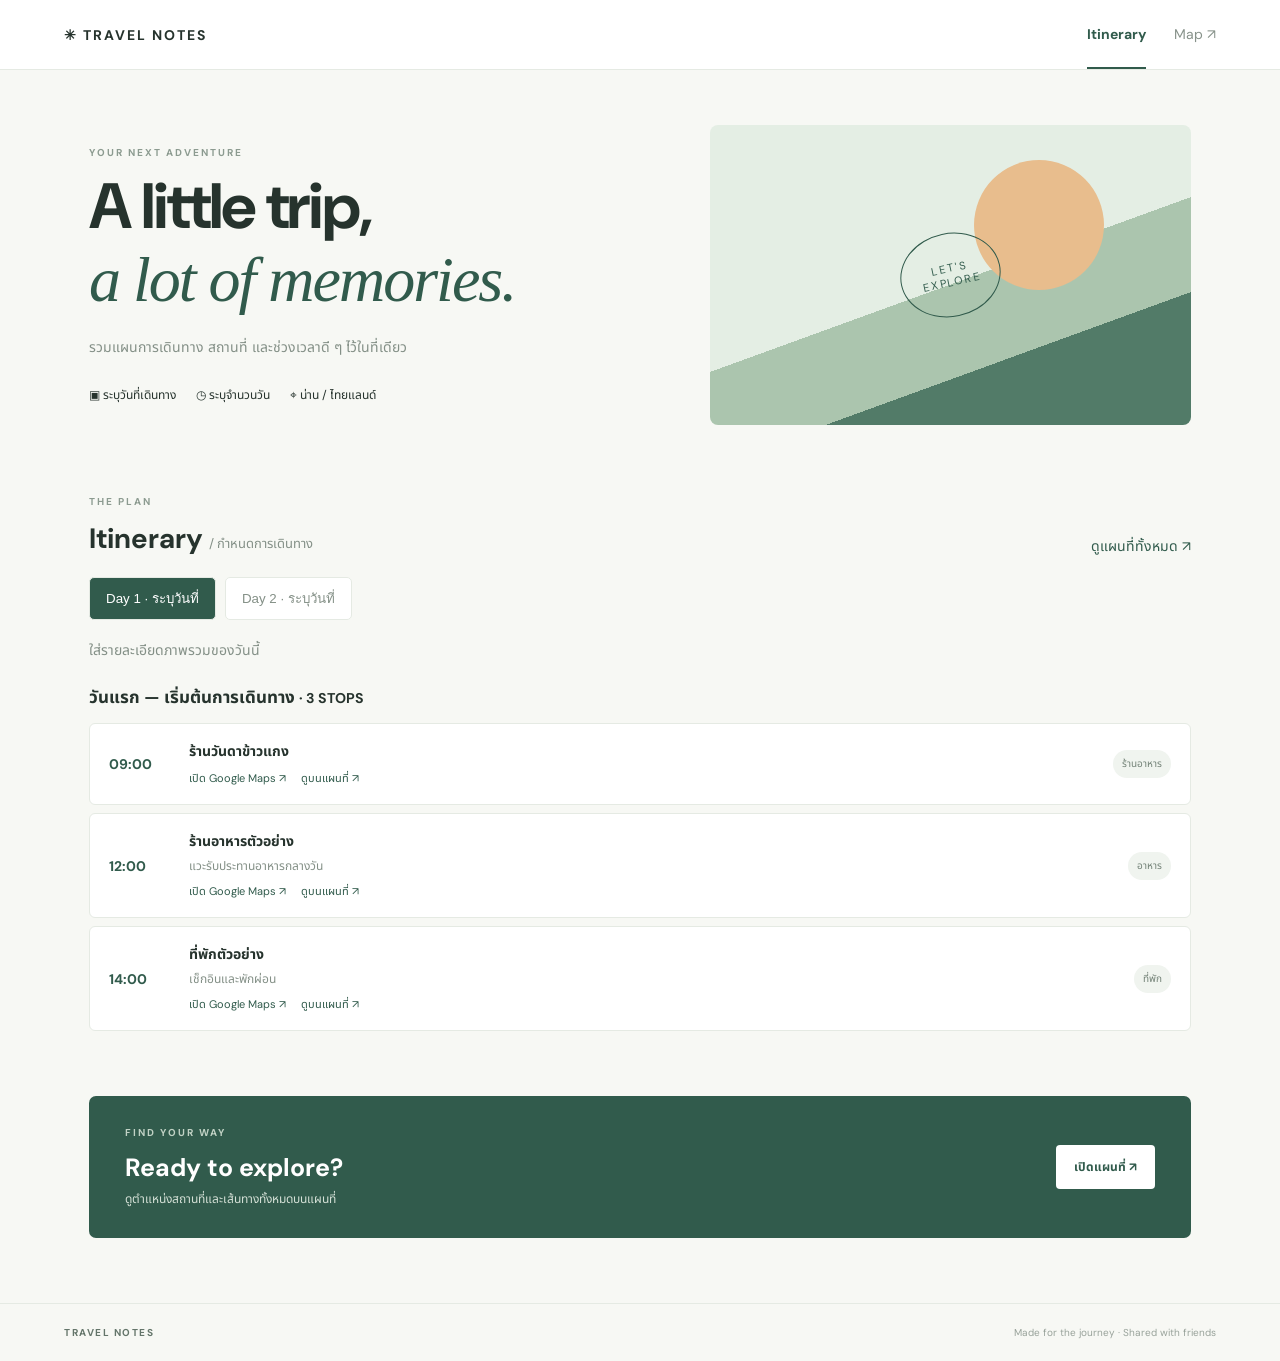
<file: index.html>
<!doctype html><html lang="th"><head><meta charset="utf-8"><meta name="viewport" content="width=device-width,initial-scale=1"><title>Travel Itinerary</title><link rel="preconnect" href="https://fonts.googleapis.com"><link href="https://fonts.googleapis.com/css2?family=DM+Sans:wght@400;600;700&family=Noto+Sans+Thai:wght@400;600;700&display=swap" rel="stylesheet"><link rel="stylesheet" href="css/style.css"></head><body><header><a class="brand" href="index.html">✳ TRAVEL NOTES</a><nav><a class="active" href="index.html">Itinerary</a><a href="map.html">Map ↗</a></nav></header><main><section class="hero"><div><p class="eyebrow" id="label"></p><h1 id="title"></h1><p id="description"></p><div class="meta"><span id="dates"></span><span id="duration"></span><span id="region"></span></div></div><div class="art"><span>LET'S<br>EXPLORE</span></div></section><section class="heading"><div><p class="eyebrow">THE PLAN</p><h2>Itinerary <small>/ กำหนดการเดินทาง</small></h2></div><a href="map.html">ดูแผนที่ทั้งหมด ↗</a></section><div id="tabs" class="tabs"></div><p id="summary" class="summary"></p><section id="schedule"></section><a class="cta" href="map.html"><div><p class="eyebrow">FIND YOUR WAY</p><h2>Ready to explore?</h2><p>ดูตำแหน่งสถานที่และเส้นทางทั้งหมดบนแผนที่</p></div><b>เปิดแผนที่ ↗</b></a></main><footer><span>TRAVEL NOTES</span><span>Made for the journey · Shared with friends</span></footer><script src="js/data.js"></script><script src="js/itinerary.js"></script></body></html>
</file>
<file: css/style.css>
:root{--green:#315b4c;--ink:#26332d;--muted:#849087;--paper:#f7f8f4;--line:#e5eae3;--orange:#d58b5b}*{box-sizing:border-box}body{margin:0;background:var(--paper);color:var(--ink);font:14px 'DM Sans','Noto Sans Thai',sans-serif}a{color:var(--green);text-decoration:none}header{height:70px;background:white;border-bottom:1px solid var(--line);padding:0 max(5vw,22px);display:flex;align-items:center;justify-content:space-between}.brand{font-weight:700;letter-spacing:2px;color:var(--ink)}nav{display:flex;gap:28px;height:100%;align-items:center}nav a{color:#87928a;height:100%;display:grid;align-items:center;border-bottom:2px solid transparent}nav a.active{color:var(--green);border-color:var(--green);font-weight:700}main{max-width:1150px;margin:auto;padding:0 24px}.hero{display:grid;grid-template-columns:1fr .85fr;gap:55px;align-items:center;margin:55px 0 70px}.eyebrow{font-size:10px;letter-spacing:2px;color:#8c9b90;font-weight:700;margin:0 0 12px}.hero h1{font-size:clamp(42px,5vw,68px);line-height:1.12;letter-spacing:-2px;margin:0 0 20px}.hero h1 em{font:italic 1em Georgia;color:var(--green)}#description,.heading small,.summary{color:var(--muted)}.meta{display:flex;gap:20px;flex-wrap:wrap;margin-top:28px;font-size:12px}.art{height:300px;border-radius:8px;background:linear-gradient(160deg,#e4eee4 0 52%,#abc5ae 52% 72%,#527b68 72%);position:relative;display:grid;place-items:center;overflow:hidden}.art:before{content:'';position:absolute;width:130px;height:130px;border-radius:50%;background:#e8bd8d;right:18%;top:35px}.art span{z-index:1;border:1px solid #315b4c;color:#315b4c;border-radius:50%;padding:27px 20px;text-align:center;font-size:11px;letter-spacing:2px;transform:rotate(-12deg)}.heading{display:flex;justify-content:space-between;align-items:end;margin-bottom:20px}.heading h2{font-size:28px;margin:0}.heading small{font-size:13px;font-weight:400}.tabs{display:flex;gap:9px;overflow:auto}.daytab{border:1px solid var(--line);background:white;border-radius:5px;padding:10px 16px;white-space:nowrap;cursor:pointer;color:var(--muted)}.daytab.active{background:var(--green);color:white}.summary{margin:20px 0}.daytitle{font-size:17px;margin:24px 0 12px}.stop{display:grid;grid-template-columns:65px 1fr auto;gap:15px;align-items:center;background:white;border:1px solid var(--line);border-radius:6px;padding:17px 19px;margin:8px 0}.time{color:var(--green);font-weight:700}.stop h3{font-size:14px;margin:0 0 5px}.stop p{font-size:12px;color:var(--muted);margin:0}.type{font-size:10px;background:#f0f4ef;border-radius:20px;padding:6px 9px;color:#728176}.stoplinks{margin-top:8px;font-size:11px;display:flex;gap:15px}.cta{margin:65px 0;background:var(--green);color:white;border-radius:7px;padding:30px 36px;display:flex;justify-content:space-between;align-items:center}.cta .eyebrow{color:#c1d2c5}.cta h2{margin:0 0 6px;font-size:25px}.cta p:last-child{color:#d4e0d6;margin:0;font-size:12px}.cta b{background:white;color:var(--green);padding:13px 18px;border-radius:4px;font-size:12px}footer{border-top:1px solid var(--line);padding:22px max(5vw,22px);display:flex;justify-content:space-between;color:#98a29a;font-size:10px}footer span:first-child{font-weight:700;letter-spacing:1.5px;color:#64756a}.mapmain{padding-top:38px;padding-bottom:50px}.mapmain .heading{align-items:end}.mapmain h1{font-size:32px;margin:0}.mapmain .heading p:last-child{font-size:12px;color:var(--muted)}.maplayout{height:630px;display:grid;grid-template-columns:320px 1fr;background:white;border:1px solid var(--line);border-radius:7px;overflow:hidden}aside{border-right:1px solid var(--line);display:flex;flex-direction:column;min-height:0}.sidehead{padding:18px;display:flex;align-items:center;justify-content:space-between;border-bottom:1px solid var(--line)}.sidehead h2{margin:0;font-size:19px}.sidehead small{background:#e4eee4;color:var(--green);border-radius:20px;padding:3px 8px;font-size:10px}select{border:1px solid var(--line);border-radius:4px;padding:7px;background:white;color:#647168}.place-list{overflow:auto;flex:1}.place{display:flex;gap:11px;padding:13px 16px;border-bottom:1px solid #f0f2ee;cursor:pointer}.place:hover,.place.selected{background:#f1f6f1}.number{width:25px;height:25px;flex:none;border-radius:50%;background:var(--green);color:white;display:grid;place-items:center;font-size:10px}.place strong{display:block;font-size:12px}.place small,.place p{font-size:10px;color:var(--muted)}.place p{margin:5px 0 0}.note{font-size:10px;color:#929d95;line-height:1.6;background:#f7f9f6;margin:0;padding:12px 16px}.mapwrap{position:relative;min-width:0}#map{height:100%;width:100%;background:#e8eee8}.legend{position:absolute;z-index:500;bottom:16px;left:16px;background:white;padding:10px 13px;border-radius:4px;box-shadow:0 2px 10px #0002;font-size:11px}.legend span{color:var(--orange)}.pin{width:27px;height:27px;background:var(--green);color:white;border:2px solid white;border-radius:50% 50% 50% 0;transform:rotate(-45deg);display:grid;place-items:center;box-shadow:0 2px 6px #0004;font-size:10px;font-weight:bold}.pin span{transform:rotate(45deg)}.popupname{font-weight:700;color:var(--green)}@media(max-width:720px){.hero{grid-template-columns:1fr;gap:25px;margin:30px 0 48px}.hero h1{font-size:47px}.art{height:220px}.heading h2{font-size:22px}.heading small{display:block;margin-top:4px}.stop{grid-template-columns:50px 1fr;padding:14px}.type{grid-column:2;justify-self:start}.cta{margin:45px 0;display:block}.cta b{display:inline-block;margin-top:18px}.maplayout{height:auto;grid-template-columns:1fr}.mapwrap{height:470px}aside{border:0}.place-list{max-height:240px}.note{display:none}.mapmain{padding:25px 14px}.mapmain .heading{gap:10px}.mapmain .heading>a{font-size:11px;white-space:nowrap}footer{gap:10px;flex-wrap:wrap}}
</file>
